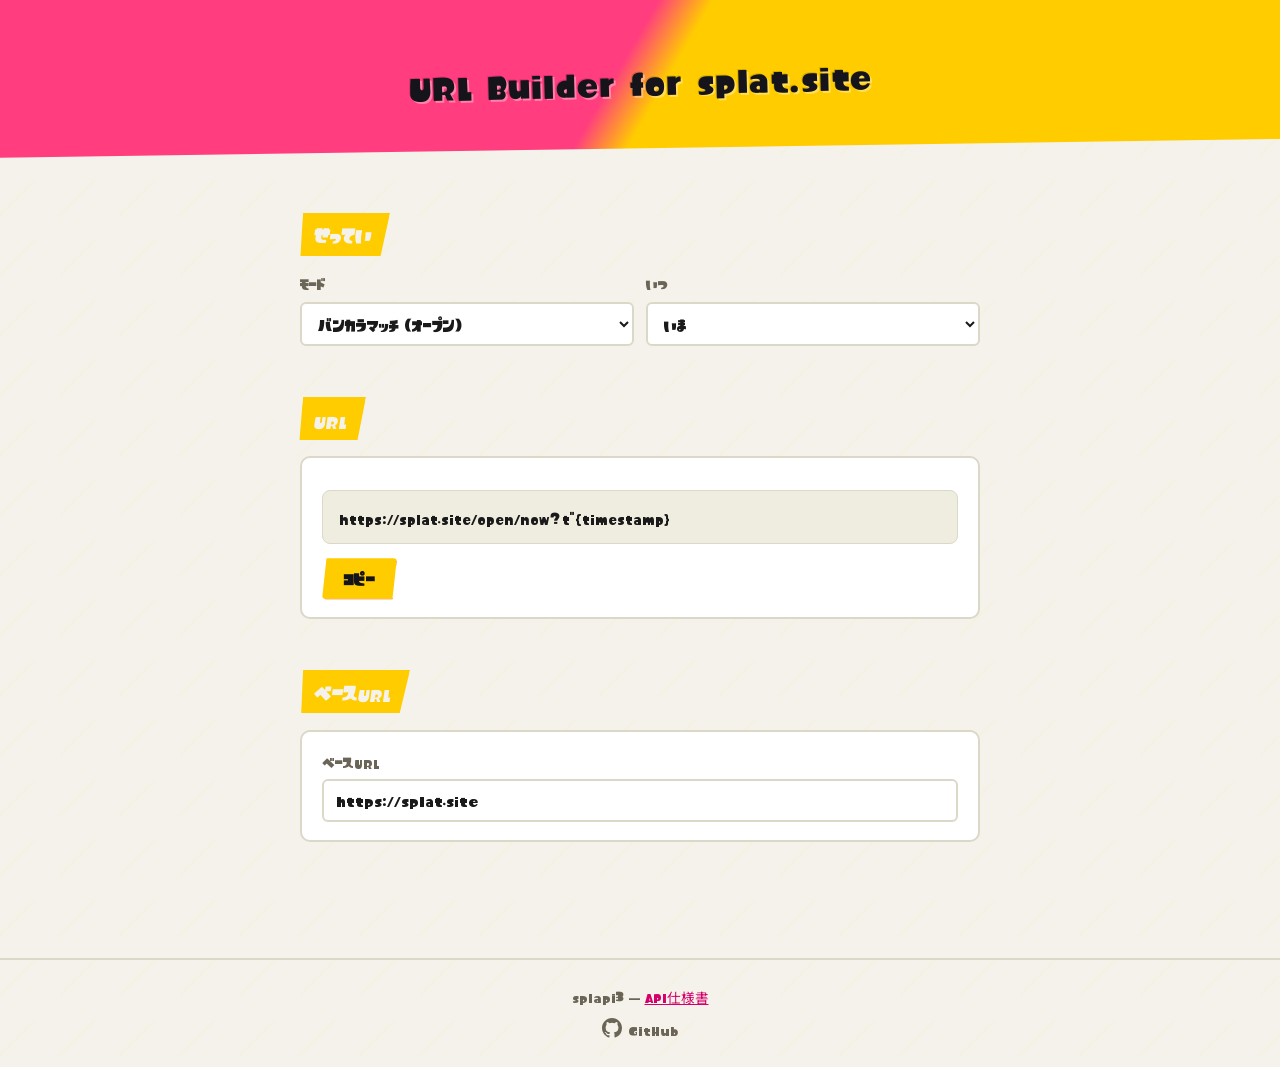
<file: index.html>
<!doctype html>
<html lang="ja">
  <head>
    <meta charset="utf-8" />
    <meta name="viewport" content="width=device-width, initial-scale=1" />
    <title>splapi3 URL Builder</title>
    <link rel="stylesheet" href="./styles/index.css" />

    <link rel="preconnect" href="https://fonts.googleapis.com" />
    <link rel="preconnect" href="https://fonts.gstatic.com" crossorigin />
    <link
      href="https://fonts.googleapis.com/css2?family=Noto+Sans+JP:wght@100..900&display=swap"
      rel="stylesheet"
    />
  </head>
  <body>
    <header>
      <h1 class="font-paint">URL Builder for splat.site</h1>
    </header>

    <main>
      <section>
        <h2>せってい</h2>
        <div class="row">
          <div>
            <label for="mode">モード</label>
            <select id="mode">
              <option value="open">バンカラマッチ (オープン)</option>
              <option value="regular">レギュラー</option>
            </select>
          </div>
          <div>
            <label for="when">いつ</label>
            <select id="when">
              <option value="now">いま</option>
              <option value="next">つぎ</option>
            </select>
          </div>
        </div>
        <div class="row" id="n-row" style="display: none">
          <div>
            <label for="n">0: いま, 1: つぎ, 2: つぎのつぎ ...</label>
            <input type="number" id="n" value="1" min="0" max="8" />
          </div>
        </div>
      </section>

      <section>
        <h2>URL</h2>
        <div class="card">
          <pre id="url-output"></pre>
          <button id="copy-btn">コピー</button>
          <span class="copied" id="copied-msg">コピーしました</span>
        </div>
      </section>

      <section>
        <h2>ベースURL</h2>
        <div class="card">
          <label for="base">ベースURL</label>
          <input type="text" id="base" value="https://splat.site" />
        </div>
      </section>
    </main>

    <footer>
      splapi3 — <a href="./docs">API仕様書</a>
      <br />
      <a
        class="gh-link"
        href="https://github.com/cet-t/splapi-discord-embed"
        target="_blank"
        rel="noopener"
      >
        <svg viewBox="0 0 16 16" aria-hidden="true">
          <path
            d="M8 0C3.58 0 0 3.58 0 8c0 3.54 2.29 6.53 5.47 7.59.4.07.55-.17.55-.38
    0-.19-.01-.82-.01-1.49-2.01.37-2.53-.49-2.69-.94-.09-.23-.48-.94-.82-1.13-.28-.15-.68-.52-.01-.53.63-.01
    1.08.58 1.23.82.72 1.21 1.87.87 2.33.66.07-.52.28-.87.51-1.07-1.78-.2-3.64-.89-3.64-3.95
    0-.87.31-1.59.82-2.15-.08-.2-.36-1.02.08-2.12 0 0 .67-.21 2.2.82a7.58 7.58 0 0 1 4 0c1.53-1.04
    2.2-.82 2.2-.82.44 1.1.16 1.92.08 2.12.51.56.82 1.27.82 2.15 0 3.07-1.87 3.75-3.65 3.95.29.25.54.73.54
    1.48 0 1.07-.01 1.93-.01 2.2 0 .21.15.46.55.38A8.01 8.01 0 0 0 16 8c0-4.42-3.58-8-8-8Z"
          />
        </svg>
        GitHub
      </a>
    </footer>

    <script src="./src/index.js"></script>
  </body>
</html>
</file>
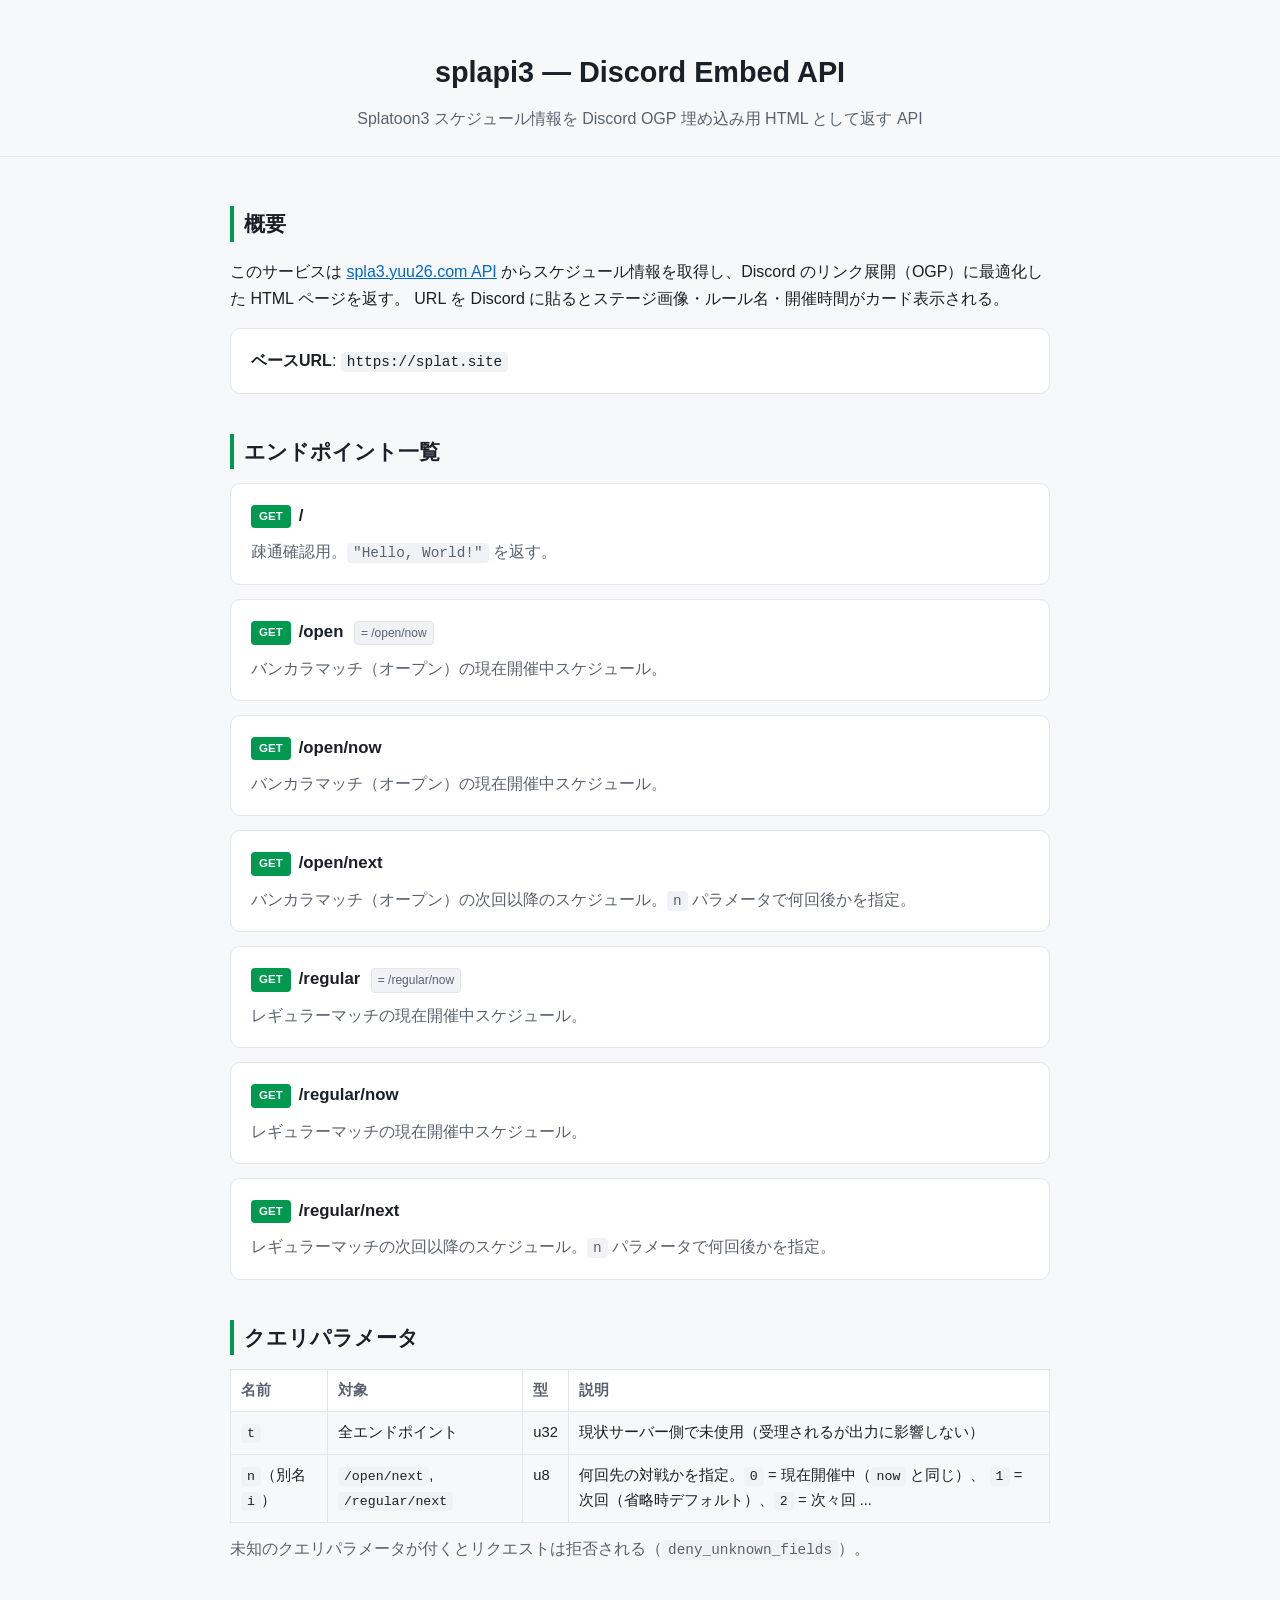
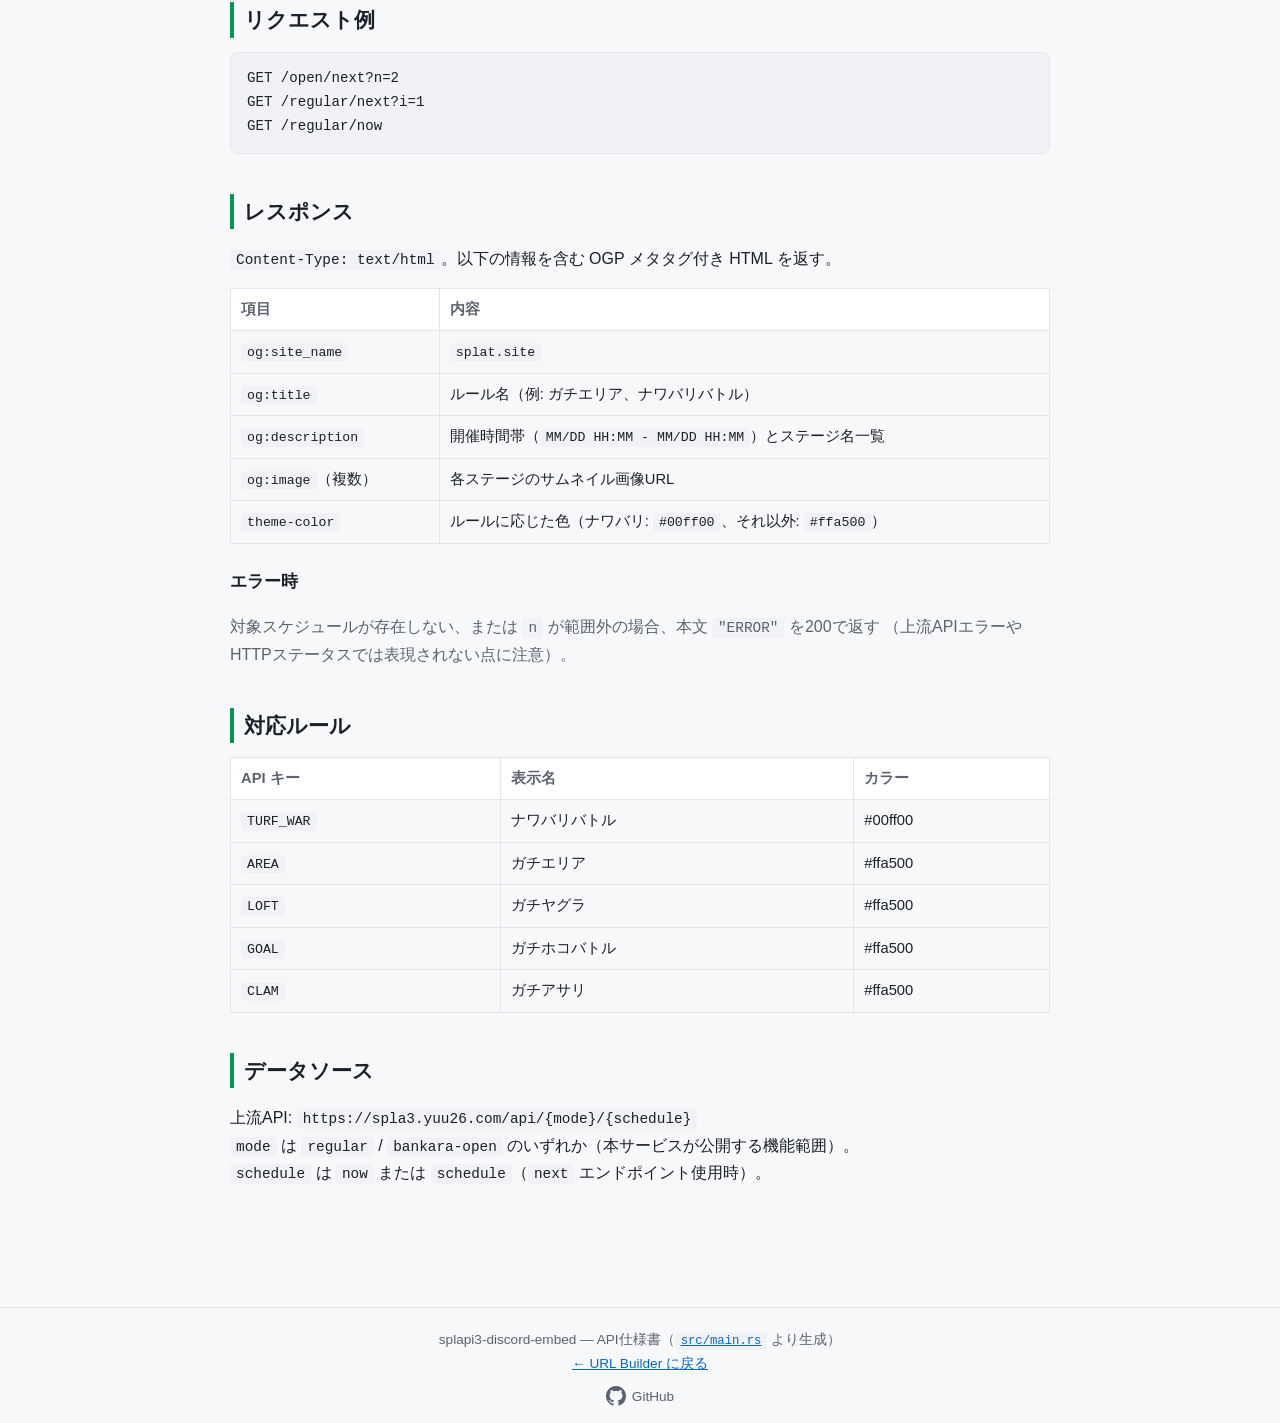
<file: docs.html>
<!doctype html>
<html lang="ja">
  <head>
    <meta charset="utf-8" />
    <meta name="viewport" content="width=device-width, initial-scale=1" />
    <title>splapi3 API Docs</title>
    <link rel="stylesheet" href="./styles/docs.css" />
  </head>
  <body>
    <header>
      <h1>splapi3 — Discord Embed API</h1>
      <p>
        Splatoon3 スケジュール情報を Discord OGP 埋め込み用 HTML として返す API
      </p>
    </header>

    <main>
      <section>
        <h2>概要</h2>
        <p>
          このサービスは
          <a href="https://spla3.yuu26.com/" target="_blank" rel="noopener"
            >spla3.yuu26.com API</a
          >
          からスケジュール情報を取得し、Discord のリンク展開（OGP）に最適化した
          HTML ページを返す。 URL を Discord
          に貼るとステージ画像・ルール名・開催時間がカード表示される。
        </p>
        <div class="card">
          <strong>ベースURL</strong>: <code>https://splat.site</code>
        </div>
      </section>

      <section>
        <h2>エンドポイント一覧</h2>

        <div class="card">
          <span class="method-get">GET</span><span class="path">/</span>
          <p class="desc">疎通確認用。<code>"Hello, World!"</code> を返す。</p>
        </div>

        <div class="card">
          <span class="method-get">GET</span><span class="path">/open</span>
          <span class="badge">= /open/now</span>
          <p class="desc">
            バンカラマッチ（オープン）の現在開催中スケジュール。
          </p>
        </div>

        <div class="card">
          <span class="method-get">GET</span><span class="path">/open/now</span>
          <p class="desc">
            バンカラマッチ（オープン）の現在開催中スケジュール。
          </p>
        </div>

        <div class="card">
          <span class="method-get">GET</span
          ><span class="path">/open/next</span>
          <p class="desc">
            バンカラマッチ（オープン）の次回以降のスケジュール。<code>n</code>
            パラメータで何回後かを指定。
          </p>
        </div>

        <div class="card">
          <span class="method-get">GET</span><span class="path">/regular</span>
          <span class="badge">= /regular/now</span>
          <p class="desc">レギュラーマッチの現在開催中スケジュール。</p>
        </div>

        <div class="card">
          <span class="method-get">GET</span
          ><span class="path">/regular/now</span>
          <p class="desc">レギュラーマッチの現在開催中スケジュール。</p>
        </div>

        <div class="card">
          <span class="method-get">GET</span
          ><span class="path">/regular/next</span>
          <p class="desc">
            レギュラーマッチの次回以降のスケジュール。<code>n</code>
            パラメータで何回後かを指定。
          </p>
        </div>
      </section>

      <section>
        <h2>クエリパラメータ</h2>
        <table>
          <thead>
            <tr>
              <th>名前</th>
              <th>対象</th>
              <th>型</th>
              <th>説明</th>
            </tr>
          </thead>
          <tbody>
            <tr>
              <td><code>t</code></td>
              <td>全エンドポイント</td>
              <td>u32</td>
              <td>現状サーバー側で未使用（受理されるが出力に影響しない）</td>
            </tr>
            <tr>
              <td><code>n</code>（別名 <code>i</code>）</td>
              <td><code>/open/next</code>, <code>/regular/next</code></td>
              <td>u8</td>
              <td>
                何回先の対戦かを指定。<code>0</code> = 現在開催中（<code
                  >now</code
                >
                と同じ）、 <code>1</code> = 次回（省略時デフォルト）、<code
                  >2</code
                >
                = 次々回 ...
              </td>
            </tr>
          </tbody>
        </table>
        <p class="desc">
          未知のクエリパラメータが付くとリクエストは拒否される（<code>deny_unknown_fields</code>）。
        </p>
      </section>

      <section>
        <h2>リクエスト例</h2>
        <pre>
GET /open/next?n=2
GET /regular/next?i=1
GET /regular/now</pre
        >
      </section>

      <section>
        <h2>レスポンス</h2>
        <p>
          <code>Content-Type: text/html</code>。以下の情報を含む OGP
          メタタグ付き HTML を返す。
        </p>
        <table>
          <thead>
            <tr>
              <th>項目</th>
              <th>内容</th>
            </tr>
          </thead>
          <tbody>
            <tr>
              <td><code>og:site_name</code></td>
              <td><code>splat.site</code></td>
            </tr>
            <tr>
              <td><code>og:title</code></td>
              <td>ルール名（例: ガチエリア、ナワバリバトル）</td>
            </tr>
            <tr>
              <td><code>og:description</code></td>
              <td>
                開催時間帯（<code>MM/DD HH:MM - MM/DD HH:MM</code
                >）とステージ名一覧
              </td>
            </tr>
            <tr>
              <td><code>og:image</code>（複数）</td>
              <td>各ステージのサムネイル画像URL</td>
            </tr>
            <tr>
              <td><code>theme-color</code></td>
              <td>
                ルールに応じた色（ナワバリ: <code>#00ff00</code>、それ以外:
                <code>#ffa500</code>）
              </td>
            </tr>
          </tbody>
        </table>

        <h3>エラー時</h3>
        <p class="desc">
          対象スケジュールが存在しない、または
          <code>n</code> が範囲外の場合、本文 <code>"ERROR"</code> を200で返す
          （上流APIエラーやHTTPステータスでは表現されない点に注意）。
        </p>
      </section>

      <section>
        <h2>対応ルール</h2>
        <table>
          <thead>
            <tr>
              <th>API キー</th>
              <th>表示名</th>
              <th>カラー</th>
            </tr>
          </thead>
          <tbody>
            <tr>
              <td><code>TURF_WAR</code></td>
              <td>ナワバリバトル</td>
              <td>#00ff00</td>
            </tr>
            <tr>
              <td><code>AREA</code></td>
              <td>ガチエリア</td>
              <td>#ffa500</td>
            </tr>
            <tr>
              <td><code>LOFT</code></td>
              <td>ガチヤグラ</td>
              <td>#ffa500</td>
            </tr>
            <tr>
              <td><code>GOAL</code></td>
              <td>ガチホコバトル</td>
              <td>#ffa500</td>
            </tr>
            <tr>
              <td><code>CLAM</code></td>
              <td>ガチアサリ</td>
              <td>#ffa500</td>
            </tr>
          </tbody>
        </table>
      </section>

      <section>
        <h2>データソース</h2>
        <p>
          上流API: <code>https://spla3.yuu26.com/api/{mode}/{schedule}</code
          ><br />
          <code>mode</code> は <code>regular</code> /
          <code>bankara-open</code>
          のいずれか（本サービスが公開する機能範囲）。<br />
          <code>schedule</code> は <code>now</code> または
          <code>schedule</code>（<code>next</code> エンドポイント使用時）。
        </p>
      </section>
    </main>

    <footer>
      splapi3-discord-embed — API仕様書（<a
        href="https://github.com/cet-t/splapi-discord-embed/blob/main/src/main.rs"
        ><code>src/main.rs</code></a
      >
      より生成）
      <br />
      <a href="./">← URL Builder に戻る</a>
      <br />
      <a
        class="gh-link"
        href="https://github.com/cet-t/splapi-discord-embed"
        target="_blank"
        rel="noopener"
      >
        <svg viewBox="0 0 16 16" aria-hidden="true">
          <path
            d="M8 0C3.58 0 0 3.58 0 8c0 3.54 2.29 6.53 5.47 7.59.4.07.55-.17.55-.38
    0-.19-.01-.82-.01-1.49-2.01.37-2.53-.49-2.69-.94-.09-.23-.48-.94-.82-1.13-.28-.15-.68-.52-.01-.53.63-.01
    1.08.58 1.23.82.72 1.21 1.87.87 2.33.66.07-.52.28-.87.51-1.07-1.78-.2-3.64-.89-3.64-3.95
    0-.87.31-1.59.82-2.15-.08-.2-.36-1.02.08-2.12 0 0 .67-.21 2.2.82a7.58 7.58 0 0 1 4 0c1.53-1.04
    2.2-.82 2.2-.82.44 1.1.16 1.92.08 2.12.51.56.82 1.27.82 2.15 0 3.07-1.87 3.75-3.65 3.95.29.25.54.73.54
    1.48 0 1.07-.01 1.93-.01 2.2 0 .21.15.46.55.38A8.01 8.01 0 0 0 16 8c0-4.42-3.58-8-8-8Z"
          />
        </svg>
        GitHub
      </a>
    </footer>
  </body>
</html>
</file>
<file: styles/index.css>
@font-face {
  font-family: "Ikamodoki";
  src: url("../fonts/ikamodoki1_0.ttf") format("truetype");
  font-display: swap;
}
@font-face {
  font-family: "Paintball";
  src: url("../fonts/Paintball_Beta_3.ttf") format("truetype");
  font-display: swap;
}
:root {
  --bg: #1a1a1a;
  --panel: #232323;
  --border: #3a3a3a;
  --text: #f5f5f5;
  --muted: #b8b8b8;
  --accent: #ffe600;
  --accent2: #ff3d7f;
  --accent3: #00e5c7;
  --code-bg: #141414;
  --link: #00e5c7;
}
@media (prefers-color-scheme: light) {
  :root {
    --bg: #f4f2ea;
    --panel: #ffffff;
    --border: #dcd8c8;
    --text: #1a1a1a;
    --muted: #6b6558;
    --accent: #ffcc00;
    --accent2: #ff3d7f;
    --accent3: #00b39c;
    --code-bg: #efece0;
    --link: #d6006c;
  }
}
* {
  box-sizing: border-box;
}
body {
  margin: 0;
  background: var(--bg);
  background-image: linear-gradient(
    135deg,
    transparent 0 24px,
    rgba(255, 230, 0, 0.03) 24px 26px,
    transparent 26px 60px
  );
  background-size: 60px 60px;
  color: var(--text);
  font-family:
    "Ikamodoki",
    "Paintball",
    "Noto Sans JP",
    -apple-system,
    Segoe UI,
    Roboto,
    "Hiragino Kaku Gothic ProN",
    Meiryo,
    sans-serif;
  line-height: 1.7;
}
header {
  position: relative;
  padding: 56px 24px 32px;
  text-align: center;
  background: linear-gradient(
    120deg,
    var(--accent2) 0%,
    var(--accent2) 48%,
    var(--accent) 52%,
    var(--accent) 100%
  );
  clip-path: polygon(0 0, 100% 0, 100% 88%, 0 100%);
  overflow: hidden;
}
header h1 {
  margin: 0 0 10px;
  font-family: "Paintball", "Ikamodoki", sans-serif;
  font-size: 2.2rem;
  font-weight: 700;
  letter-spacing: 0.5px;
  color: #14141a;
  text-shadow:
    2px 2px 0 rgba(255, 255, 255, 0.35),
    -1px -1px 0 rgba(0, 0, 0, 0.15);
  transform: rotate(-1.5deg);
}
header p {
  margin: 0;
  color: #14141a;
  font-weight: 500;
  opacity: 0.85;
}
main {
  max-width: 720px;
  margin: 0 auto;
  padding: 40px 20px 80px;
}
section {
  margin-bottom: 36px;
}
h2 {
  display: inline-block;
  font-size: 1.15rem;
  font-weight: 600;
  color: var(--bg);
  background: var(--accent);
  padding: 6px 16px 6px 14px;
  margin-bottom: 16px;
  clip-path: polygon(0 0, 100% 0, 96% 100%, 4% 100%);
  transform: skew(-8deg);
}
h2::before {
  content: none;
}
label {
  display: block;
  font-size: 0.85rem;
  color: var(--muted);
  margin-bottom: 6px;
  font-weight: 500;
}
select,
input {
  width: 100%;
  padding: 10px 12px;
  border-radius: 6px;
  border: 2px solid var(--border);
  background: var(--panel);
  color: var(--text);
  font-size: 0.95rem;
  font-family: inherit;
  transition: border-color 0.15s;
}
select:focus,
input:focus {
  outline: none;
  border-color: var(--accent3);
}
.row {
  display: flex;
  gap: 12px;
  margin-bottom: 16px;
}
.row > div {
  flex: 1;
}
.card {
  background: var(--panel);
  border: 2px solid var(--border);
  border-radius: 10px;
  padding: 18px 20px;
  margin-bottom: 14px;
  position: relative;
}
code,
pre {
  font-family: ui-monospace, SFMono-Regular, Menlo, Consolas, monospace;
}
pre {
  background: var(--code-bg);
  border: 1px solid var(--border);
  border-radius: 8px;
  padding: 14px 16px;
  overflow-x: auto;
  font-size: 0.88rem;
  word-break: break-all;
  white-space: pre-wrap;
}
#url-output,
#base {
  font-family: "Ikamodoki", "Paintball", "Noto Sans JP", sans-serif;
}
button {
  cursor: pointer;
  background: var(--accent);
  color: #14141a;
  border: none;
  border-radius: 4px;
  padding: 11px 22px;
  font-size: 0.95rem;
  font-weight: 700;
  font-family: inherit;
  letter-spacing: 0.3px;
  clip-path: polygon(6% 0, 100% 0, 94% 100%, 0 100%);
  box-shadow: 3px 3px 0 var(--accent2);
  transition:
    transform 0.12s,
    box-shadow 0.12s;
}
button:hover {
  transform: translate(-1px, -1px);
  box-shadow: 4px 4px 0 var(--accent2);
}
button:active {
  transform: translate(2px, 2px);
  box-shadow: 1px 1px 0 var(--accent2);
  opacity: 1;
}
.copied {
  color: var(--accent3);
  font-size: 0.85rem;
  font-weight: 600;
  margin-left: 10px;
  opacity: 0;
  transition: opacity 0.2s;
}
.copied.show {
  opacity: 1;
}
a {
  color: var(--link);
}
footer {
  text-align: center;
  color: var(--muted);
  font-size: 0.85rem;
  padding: 24px;
  border-top: 2px solid var(--border);
}
.gh-link {
  display: inline-flex;
  align-items: center;
  gap: 6px;
  margin-top: 10px;
  color: var(--muted);
  text-decoration: none;
}
.gh-link:hover {
  color: var(--link);
}
.gh-link svg {
  width: 20px;
  height: 20px;
  fill: currentColor;
}
</file>
<file: styles/docs.css>
:root {
  --bg: #0f1115;
  --panel: #171a21;
  --border: #2a2f3a;
  --text: #e6e9ef;
  --muted: #9aa3b2;
  --accent: #00c46a;
  --code-bg: #0b0d12;
  --link: #5eb8ff;
}
@media (prefers-color-scheme: light) {
  :root {
    --bg: #f7f8fa;
    --panel: #ffffff;
    --border: #e2e5ea;
    --text: #1b1f27;
    --muted: #5a6270;
    --accent: #00994f;
    --code-bg: #f0f2f5;
    --link: #0068c9;
  }
}
* {
  box-sizing: border-box;
}
body {
  margin: 0;
  background: var(--bg);
  color: var(--text);
  font-family:
    -apple-system,
    Segoe UI,
    Roboto,
    "Hiragino Kaku Gothic ProN",
    Meiryo,
    sans-serif;
  line-height: 1.7;
}
header {
  padding: 48px 24px 24px;
  text-align: center;
  border-bottom: 1px solid var(--border);
}
header h1 {
  margin: 0 0 8px;
  font-size: 1.8rem;
}
header p {
  margin: 0;
  color: var(--muted);
}
main {
  max-width: 860px;
  margin: 0 auto;
  padding: 32px 20px 80px;
}
section {
  margin-bottom: 40px;
}
h2 {
  font-size: 1.3rem;
  border-left: 4px solid var(--accent);
  padding-left: 10px;
  margin-bottom: 14px;
}
h3 {
  font-size: 1.05rem;
  margin-top: 24px;
}
table {
  width: 100%;
  border-collapse: collapse;
  margin: 12px 0;
  font-size: 0.92rem;
}
th,
td {
  border: 1px solid var(--border);
  padding: 8px 10px;
  text-align: left;
  vertical-align: top;
}
th {
  background: var(--panel);
  color: var(--muted);
  font-weight: 600;
}
code,
pre {
  font-family: ui-monospace, SFMono-Regular, Menlo, Consolas, monospace;
}
code {
  background: var(--code-bg);
  padding: 2px 6px;
  border-radius: 4px;
  font-size: 0.9em;
}
pre {
  background: var(--code-bg);
  border: 1px solid var(--border);
  border-radius: 8px;
  padding: 14px 16px;
  overflow-x: auto;
  font-size: 0.88rem;
}
.card {
  background: var(--panel);
  border: 1px solid var(--border);
  border-radius: 10px;
  padding: 18px 20px;
  margin-bottom: 14px;
}
.method-get {
  display: inline-block;
  background: var(--accent);
  color: #fff;
  font-size: 0.72rem;
  font-weight: 700;
  padding: 2px 8px;
  border-radius: 4px;
  margin-right: 8px;
  vertical-align: middle;
}
.path {
  font-size: 1.05rem;
  font-weight: 600;
}
.desc {
  color: var(--muted);
  margin: 8px 0 0;
}
a {
  color: var(--link);
}
.badge {
  display: inline-block;
  font-size: 0.75rem;
  background: var(--code-bg);
  border: 1px solid var(--border);
  border-radius: 4px;
  padding: 1px 6px;
  margin-left: 6px;
  color: var(--muted);
}
footer {
  text-align: center;
  color: var(--muted);
  font-size: 0.85rem;
  padding: 20px;
  border-top: 1px solid var(--border);
}
.gh-link {
  display: inline-flex;
  align-items: center;
  gap: 6px;
  margin-top: 10px;
  color: var(--muted);
  text-decoration: none;
}
.gh-link:hover {
  color: var(--link);
}
.gh-link svg {
  width: 20px;
  height: 20px;
  fill: currentColor;
}
</file>
